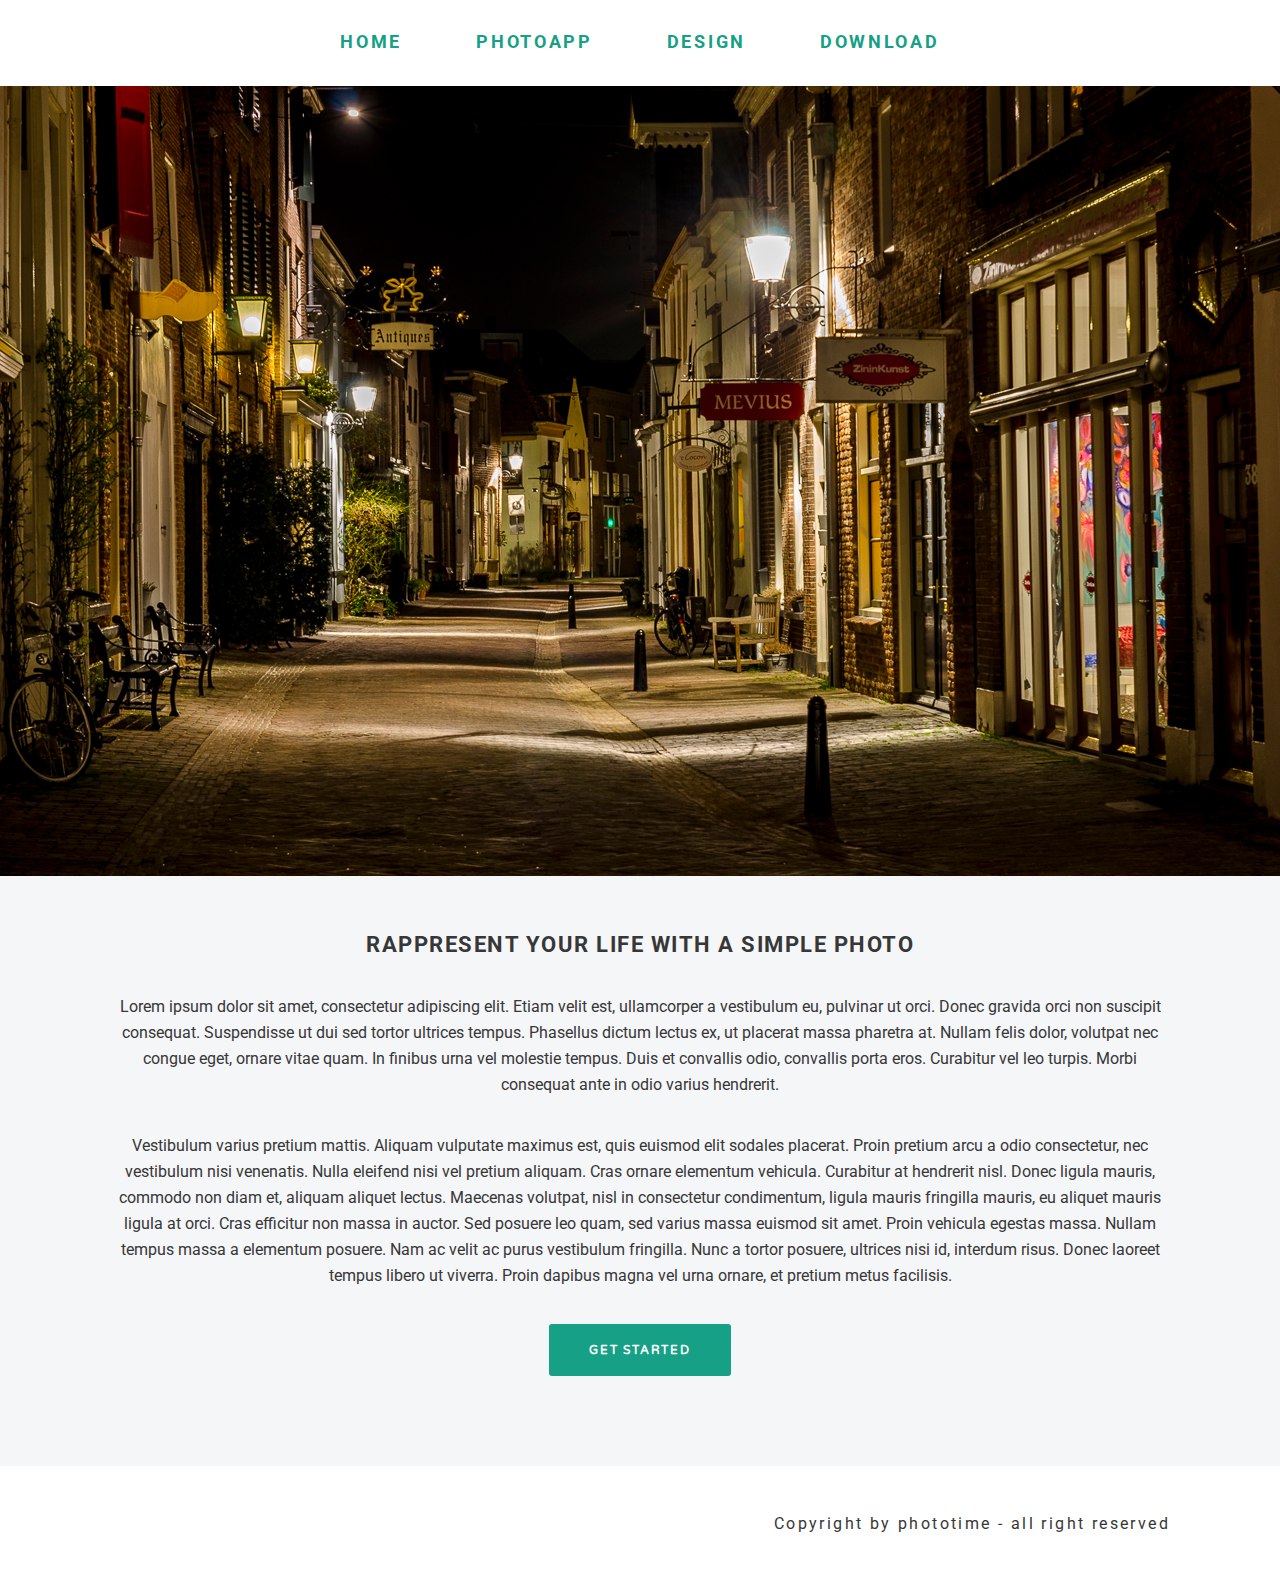
<file: Task 1/index.html>
<!DOCTYPE html>
<html lang="en"></html>
<head>
  <meta charset="UTF-8"/>
  <title>Portfolio</title>
  <link rel="stylesheet" href="css/main.css"/>
  <body>
    <header class="header">
      <div class="container">
        <nav class="nav">
          <ul class="nav-list">
            <li class="nav-list__item"><a class="nav-list__link" href="#">Home</a></li>
            <li class="nav-list__item"><a class="nav-list__link" href="#">photoapp</a></li>
            <li class="nav-list__item"><a class="nav-list__link" href="#">design</a></li>
            <li class="nav-list__item"><a class="nav-list__link" href="#">download</a></li>
          </ul>
        </nav>
      </div>
    </header>
    <section class="img"></section>
    <section class="content">
      <div class="container">
        <h1 class="content__title">Rappresent your life with a simple photo</h1>
        <p class="content__text"> Lorem ipsum dolor sit amet, consectetur adipiscing elit. Etiam velit est, ullamcorper a vestibulum eu, pulvinar ut orci. Donec gravida orci non suscipit consequat. Suspendisse ut dui sed tortor ultrices tempus. Phasellus dictum lectus ex, ut placerat massa pharetra at. Nullam felis dolor, volutpat nec congue eget, ornare vitae quam. In finibus urna vel molestie tempus. Duis et convallis odio, convallis porta eros. Curabitur vel leo turpis. Morbi consequat ante in odio varius hendrerit.</p>
        <p class="content__text">Vestibulum varius pretium mattis. Aliquam vulputate maximus est, quis euismod elit sodales placerat. Proin pretium arcu a odio consectetur, nec vestibulum nisi venenatis. Nulla eleifend nisi vel pretium aliquam. Cras ornare elementum vehicula. Curabitur at hendrerit nisl. Donec ligula mauris, commodo non diam et, aliquam aliquet lectus. Maecenas volutpat, nisl in consectetur condimentum, ligula mauris fringilla mauris, eu aliquet mauris ligula at orci. Cras efficitur non massa in auctor. Sed posuere leo quam, sed varius massa euismod sit amet. Proin vehicula egestas massa. Nullam tempus massa a elementum posuere. Nam ac velit ac purus vestibulum fringilla. Nunc a tortor posuere, ultrices nisi id, interdum risus. Donec laoreet tempus libero ut viverra. Proin dapibus magna vel urna ornare, et pretium metus facilisis. </p><a class="content__btn" href="#">get started</a>
      </div>
    </section>
    <footer class="footer">
      <div class="container">
        <p class="copywright">Copyright by phototime - all right reserved</p>
      </div>
    </footer>
  </body>
</head>
</file>
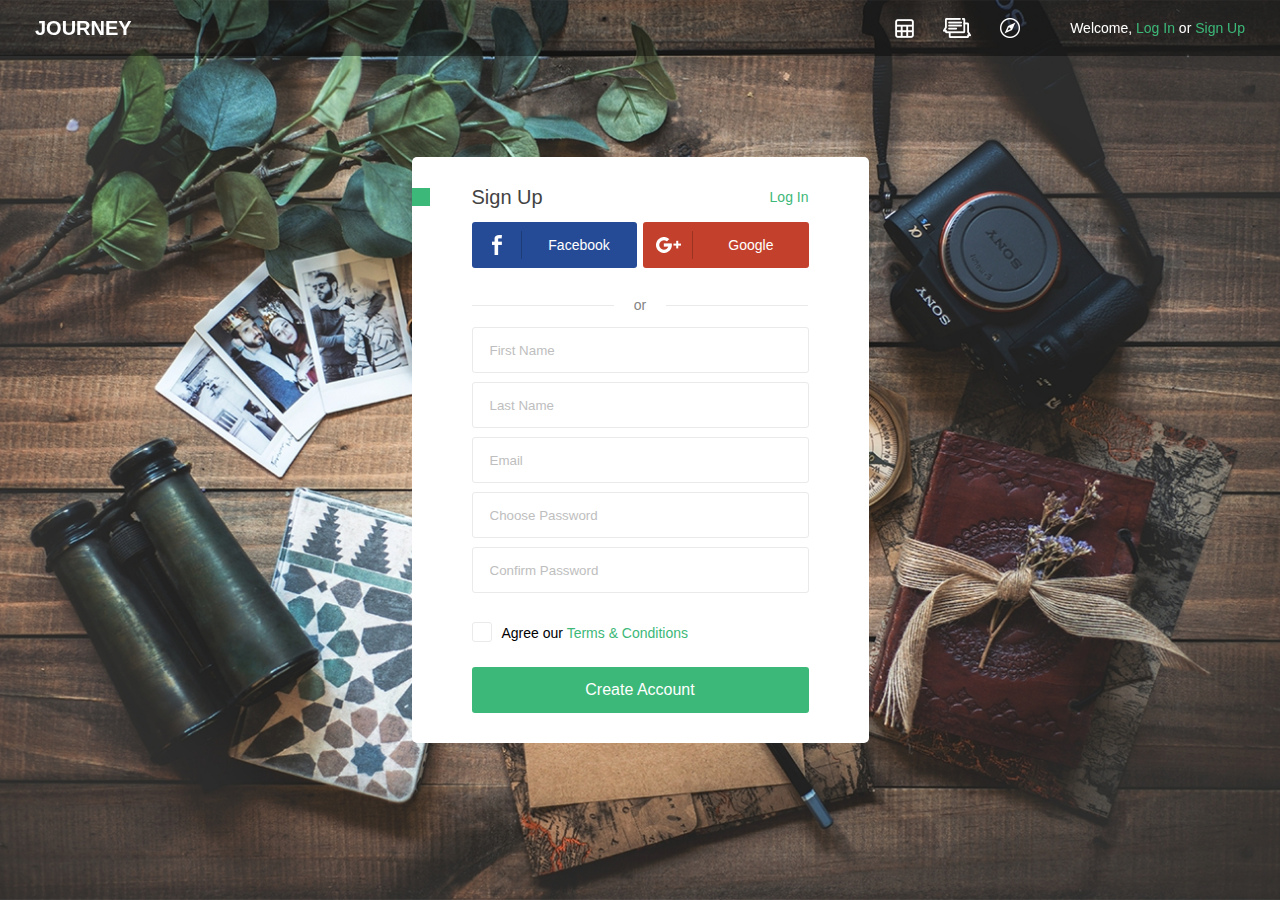
<file: Task 3/index.html>
<!DOCTYPE html>
<html lang="en">
  <head>
    <meta charset="UTF-8"/>
    <title>Journey</title>
    <link rel="stylesheet" href="css/main.css"/>
  </head>
  <body>
    <header class="header">
      <div class="container"><a class="header-logo" href="index.html">journey</a>
        <ul class="header-menu">
          <li class="header-menu__item"><a class="header-menu__link" href="#"><i class="ic-calendar"></i></a></li>
          <li class="header-menu__item"><a class="header-menu__link" href="#"><i class="ic-forum"></i></a></li>
          <li class="header-menu__item"><a class="header-menu__link" href="#"><i class="ic-journey"></i></a></li>
        </ul>
        <div class="header-user">Welcome,<a class="header-user__link" href="#"> Log In</a> or <a class="header-user__link" href="#">Sign Up</a></div>
      </div>
    </header>
    <section class="main">
      <div class="container">
        <form>
          <div class="form-enter"><img src="img/sign-up.jpg" alt="Sign Up"/><a class="form-enter__link active" href="#">Sign Up</a><a class="form-enter__link" href="#">Log In</a></div>
          <div class="social"><a class="social-facebook" href="#"><span class="social-icon"><i class="facebook"></i></span><span class="social-text">Facebook</span></a><a class="social-googlePlus" href="#"><span class="social-icon"><i class="google"></i></span><span class="social-text">Google</span></a></div>
          <div class="registration">
            <div class="line"></div>
            <div class="text">or</div>
            <div class="line"></div>
          </div>
          <input class="form-control" type="text" placeholder="First Name"/>
          <input class="form-control" type="text" placeholder="Last Name"/>
          <input class="form-control" type="email" placeholder="Email"/>
          <input class="form-control" type="password" placeholder="Choose Password"/>
          <input class="form-control" type="password" placeholder="Confirm Password"/>
          <input id="checkbox" type="checkbox"/>
          <label for="checkbox">Agree our <a href="#">Terms &amp; Conditions</a></label>
          <button class="btn">Create Account</button>
        </form>
      </div>
    </section>
  </body>
</html>
</file>
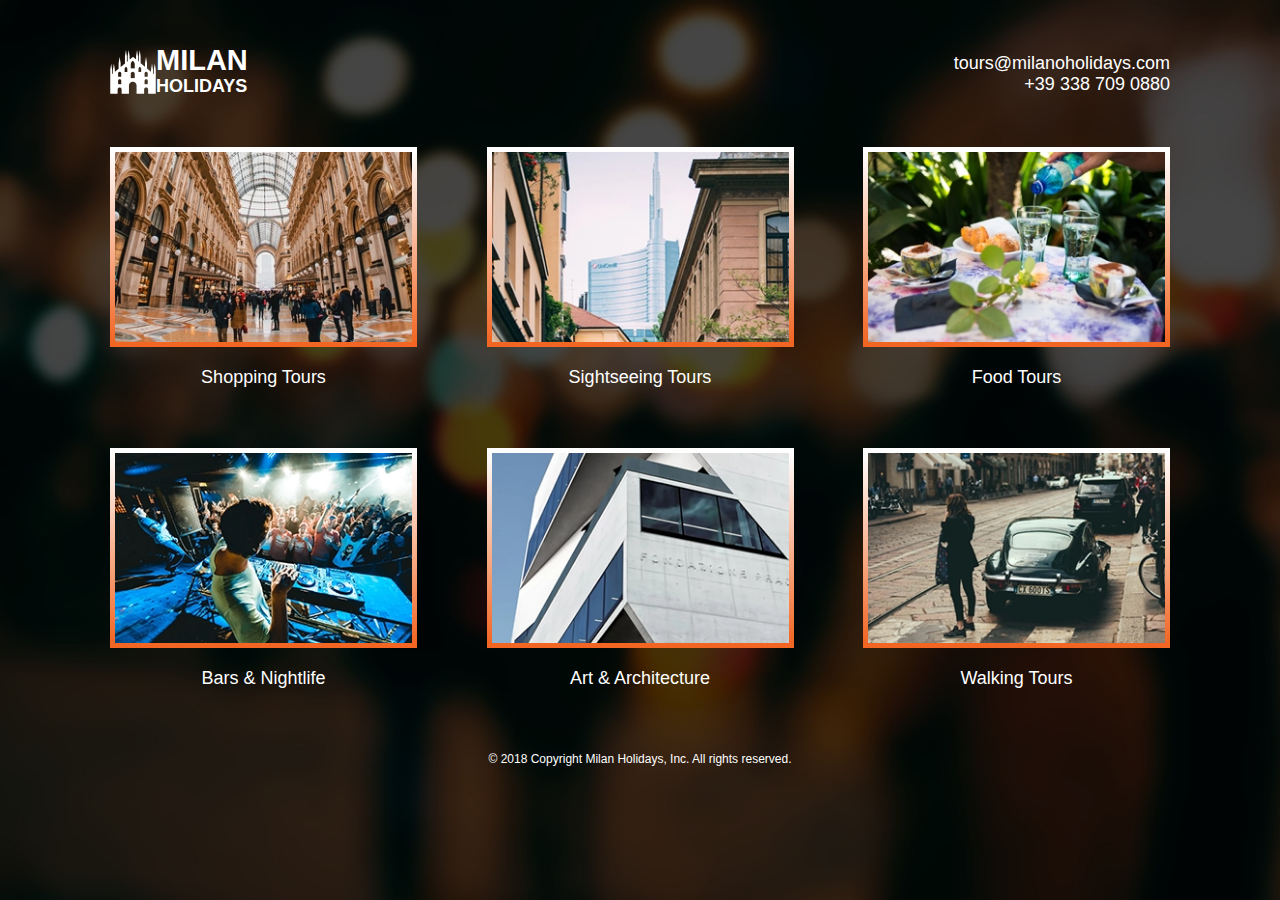
<file: Task 4/index.html>
<!DOCTYPE html>
<html lang="en">
  <head>
    <meta charset="UTF-8"/>
    <title>Milan Holidays</title>
    <link rel="stylesheet" href="css/main.css"/>
  </head>
  <body>
    <div class="container">
      <header class="header"><a class="logo" href="index.html"><i class="ic-logo"></i><span class="logo__text"><span class="logo__text--milan">Milan</span><span class="logo__text--holidays">Holidays</span></span></a>
        <div class="header__contacts"><a class="header__email" href="mailto:tours@milanoholidays.com">tours@milanoholidays.com</a><a class="header__phone" href="tel:+393387090880">+39 338 709 0880</a></div>
      </header>
      <section class="main">
        <div class="content">
          <div class="content__item">
            <div class="content__img"><a href="#"><img src="img/img1.jpg" alt="Shopping Tours"/>
                <div class="content__info">
                  <div class="content__price">from<span class="price">&euro;50</span></div>
                  <div class="content__veiw">View Details</div>
                </div></a></div>
            <h4 class="content__title"><a href="#">Shopping Tours</a></h4>
          </div>
          <div class="content__item">
            <div class="content__img"><a href="#"><img src="img/img2.jpg" alt="Sightseeing Tours"/>
                <div class="content__info">
                  <div class="content__price">from<span class="price">&euro;50</span></div>
                  <div class="content__veiw">View Details</div>
                </div></a></div>
            <h4 class="content__title"> <a href="#">Sightseeing Tours</a></h4>
          </div>
          <div class="content__item">
            <div class="content__img"><a href="#"><img src="img/img3.jpg" alt="Food Tours"/>
                <div class="content__info">
                  <div class="content__price">from<span class="price">&euro;50</span></div>
                  <div class="content__veiw">View Details</div>
                </div></a></div>
            <h4 class="content__title"> <a href="#">Food Tours</a></h4>
          </div>
          <div class="content__item">
            <div class="content__img"><a href="#"><img src="img/img4.jpg" alt="Bars &amp; Nightlife"/>
                <div class="content__info">
                  <div class="content__price">from<span class="price">&euro;50</span></div>
                  <div class="content__veiw">View Details</div>
                </div></a></div>
            <h4 class="content__title"> <a href="#">Bars &amp; Nightlife</a></h4>
          </div>
          <div class="content__item">
            <div class="content__img"><a href="#"><img src="img/img5.jpg" alt="Art &amp; Architecture"/>
                <div class="content__info">
                  <div class="content__price">from<span class="price">&euro;50</span></div>
                  <div class="content__veiw">View Details</div>
                </div></a></div>
            <h4 class="content__title"> <a href="#">Art &amp; Architecture</a></h4>
          </div>
          <div class="content__item">
            <div class="content__img"><a href="#"><img src="img/img6.jpg" alt="Walking Tours"/>
                <div class="content__info">
                  <div class="content__price">from<span class="price">&euro;50</span></div>
                  <div class="content__veiw">View Details</div>
                </div></a></div>
            <h4 class="content__title"> <a href="#">Walking Tours</a></h4>
          </div>
        </div>
      </section>
      <footer class="footer">
        <p class="copywright">&copy; 2018 Copyright Milan Holidays, Inc. All rights reserved.</p>
      </footer>
    </div>
  </body>
</html>
</file>
<file: Task 1/css/main.css>
/*
 *   Author:  Pit Orel
 *   Website: https://vk.com/html_css_verstka_saitov
 *   Github:  https://github.com/pit6262
 *   Skype:   hostings1
 *
 */
/* NORMALIZE */
/* ================================================ */
@import url("https://fonts.googleapis.com/css?family=Roboto:400,500,700,900");
@import url("https://fonts.googleapis.com/css?family=Varela+Round&subset=latin-ext");
html, body, div, span, applet, main, object, iframe, h1, h2, h3, h4, h5, h6, p, blockquote, pre, a, abbr, acronym, address, big, cite, code, del, dfn, em, img, ins, kbd, q, s, samp, small, strike, strong, sub, sup, tt, var, b, u, i, center, dl, dt, dd, ol, ul, li, fieldset, form, label, legend, table, caption, tbody, tfoot, thead, tr, th, td, article, aside, canvas, details, embed, figure, figcaption, footer, header, hgroup, menu, nav, output, ruby, section, summary, time, mark, audio, video {
  margin: 0;
  padding: 0;
  border: 0;
  font-size: 100%; }

/* HTML5 display-role reset for older browsers*/
article, aside, details, main, figcaption, figure, footer, header, hgroup, menu, nav, section {
  display: block; }

body {
  margin: 0px;
  padding: 0px;
  font-family: Arial, Tahoma, sans-serif;
  line-height: 1;
  background-color: #ffffff;
  height: 100%;
  position: relative;
  font-size: 14px;
  -webkit-font-smoothing: antialiased;
  -moz-osx-font-smoothing: grayscale; }

blockquote, q {
  quotes: none; }

blockquote:before, blockquote:after {
  content: '';
  content: none; }

q:before, q:after {
  content: '';
  content: none; }

table {
  border-collapse: collapse;
  border-width: 0px;
  padding: 0px;
  margin: 0px; }

html {
  height: 100%;
  -webkit-text-size-adjust: none;
  -ms-text-size-adjust: none; }

input, textarea {
  color: #333;
  outline: none;
  border-radius: 0;
  -moz-border-radius: 0;
  -webkit-border-radius: 0;
  -webkit-appearance: none; }

input[type="button"], input[type="submit"] {
  cursor: pointer;
  -webkit-appearance: none;
  outline: none; }

input[type="search"] {
  -webkit-appearance: none; }

::-ms-clear {
  width: 0;
  height: 0; }

button {
  cursor: pointer;
  -webkit-appearance: none;
  outline: none; }

td, form {
  margin: 0px;
  padding: 0px; }

a {
  color: #000100;
  -webkit-transition: all 0.3s linear;
  -o-transition: all 0.3s linear;
  transition: all 0.3s linear;
  text-decoration: none;
  outline: none;
  -webkit-tap-highlight-color: rgba(0, 0, 0, 0);
  -webkit-tap-highlight-color: rgba(0, 0, 0, 0); }

* {
  -webkit-box-sizing: border-box;
  -moz-box-sizing: border-box;
  box-sizing: border-box; }
  *:before, *:after {
    -webkit-box-sizing: border-box;
    -moz-box-sizing: border-box;
    box-sizing: border-box; }

.clearfix:after, .wrapper:after {
  content: ".";
  display: block;
  height: 0;
  clear: both;
  visibility: hidden; }

body {
  color: #373737;
  font: 400 16px/26px 'Roboto', sans-serif; }

.container {
  max-width: 1090px;
  padding: 0 15px;
  margin: 0 auto; }

.header {
  padding: 30px 0; }

.nav-list {
  list-style: none;
  text-align: center; }
  .nav-list__item {
    display: inline-block;
    margin: 0 35px; }
  .nav-list__link {
    color: #16a085;
    font-size: 18px;
    line-height: 18px;
    font-family: Roboto, sans-serif;
    text-transform: uppercase;
    font-weight: 700;
    letter-spacing: 2.7px; }
    .nav-list__link:hover {
      color: #107360; }

.img {
  height: 790px;
  background-image: url(../img/img.jpg);
  background-size: cover; }

.content {
  padding: 55px 0 90px;
  background-color: #f5f6f7;
  text-align: center; }
  .content__title {
    color: #373737;
    font-size: 22px;
    line-height: 28px;
    font-weight: 700;
    text-transform: uppercase;
    letter-spacing: 1.5px; }
  .content__text {
    margin: 35px 0; }
  .content__btn {
    display: inline-block;
    padding: 20px 40px;
    background-color: #16a085;
    border-radius: 3px;
    font-family: 'Varela Round', sans-serif;
    color: #fff;
    font-size: 12px;
    font-weight: 700;
    line-height: 12px;
    text-transform: uppercase;
    letter-spacing: 1.8px; }
    .content__btn:hover {
      background-color: #107360; }

.footer {
  padding: 45px 0; }
  .footer .copywright {
    text-align: right;
    font-size: 16px;
    letter-spacing: 2.4px; }
</file>
<file: Task 3/css/main.css>
/*
 *   Author:  Pit Orel
 *   Website: https://vk.com/html_css_verstka_saitov
 *   Github:  https://github.com/pit6262
 *   Skype:   hostings1
 *
 */
/* NORMALIZE */
/* ================================================ */
html, body, div, span, applet, main, object, iframe, h1, h2, h3, h4, h5, h6, p, blockquote, pre, a, abbr, acronym, address, big, cite, code, del, dfn, em, img, ins, kbd, q, s, samp, small, strike, strong, sub, sup, tt, var, b, u, i, center, dl, dt, dd, ol, ul, li, fieldset, form, label, legend, table, caption, tbody, tfoot, thead, tr, th, td, article, aside, canvas, details, embed, figure, figcaption, footer, header, hgroup, menu, nav, output, ruby, section, summary, time, mark, audio, video {
  margin: 0;
  padding: 0;
  border: 0;
  font-size: 100%; }

/* HTML5 display-role reset for older browsers*/
article, aside, details, main, figcaption, figure, footer, header, hgroup, menu, nav, section {
  display: block; }

body {
  margin: 0px;
  padding: 0px;
  font-family: Arial, Tahoma, sans-serif;
  line-height: 1;
  background-color: #ffffff;
  height: 100%;
  position: relative;
  font-size: 14px;
  -webkit-font-smoothing: antialiased;
  -moz-osx-font-smoothing: grayscale; }

blockquote, q {
  quotes: none; }

blockquote:before, blockquote:after {
  content: '';
  content: none; }

q:before, q:after {
  content: '';
  content: none; }

table {
  border-collapse: collapse;
  border-width: 0px;
  padding: 0px;
  margin: 0px; }

html {
  height: 100%;
  -webkit-text-size-adjust: none;
  -ms-text-size-adjust: none; }

input, textarea {
  color: #333;
  outline: none;
  border-radius: 0;
  -moz-border-radius: 0;
  -webkit-border-radius: 0;
  -webkit-appearance: none; }

input[type="button"], input[type="submit"] {
  cursor: pointer;
  -webkit-appearance: none;
  outline: none; }

input[type="search"] {
  -webkit-appearance: none; }

::-ms-clear {
  width: 0;
  height: 0; }

button {
  cursor: pointer;
  -webkit-appearance: none;
  outline: none; }

td, form {
  margin: 0px;
  padding: 0px; }

a {
  color: #000100;
  -webkit-transition: all 0.3s linear;
  -o-transition: all 0.3s linear;
  transition: all 0.3s linear;
  text-decoration: none;
  outline: none;
  -webkit-tap-highlight-color: rgba(0, 0, 0, 0);
  -webkit-tap-highlight-color: rgba(0, 0, 0, 0); }

* {
  -webkit-box-sizing: border-box;
  -moz-box-sizing: border-box;
  box-sizing: border-box; }
  *:before, *:after {
    -webkit-box-sizing: border-box;
    -moz-box-sizing: border-box;
    box-sizing: border-box; }

.clearfix:after, .wrapper:after {
  content: ".";
  display: block;
  height: 0;
  clear: both;
  visibility: hidden; }

.ic-forum {
  display: inline-block;
  vertical-align: middle;
  background: url("../img/sprite.png") no-repeat;
  width: 28px;
  height: 20px;
  background-position: 0 0; }
  .ic-forum:hover {
    display: inline-block;
    vertical-align: middle;
    background: url("../img/sprite.png") no-repeat;
    width: 28px;
    height: 20px;
    background-position: 0 -20px; }

.google {
  display: inline-block;
  vertical-align: middle;
  background: url("../img/sprite.png") no-repeat;
  width: 25px;
  height: 16px;
  background-position: 0 -40px; }

.ic-journey {
  display: inline-block;
  vertical-align: middle;
  background: url("../img/sprite.png") no-repeat;
  width: 20px;
  height: 20px;
  background-position: 0 -56px; }
  .ic-journey:hover {
    display: inline-block;
    vertical-align: middle;
    background: url("../img/sprite.png") no-repeat;
    width: 20px;
    height: 20px;
    background-position: 0 -76px; }

.ic-calendar {
  display: inline-block;
  vertical-align: middle;
  background: url("../img/sprite.png") no-repeat;
  width: 19px;
  height: 19px;
  background-position: 0 -96px; }
  .ic-calendar:hover {
    display: inline-block;
    vertical-align: middle;
    background: url("../img/sprite.png") no-repeat;
    width: 19px;
    height: 19px;
    background-position: 0 -115px; }

.facebook {
  display: inline-block;
  vertical-align: middle;
  background: url("../img/sprite.png") no-repeat;
  width: 10px;
  height: 20px;
  background-position: 0 -134px; }

body {
  font-size: 14px;
  font-family: Verdana, sans-serif; }

.container {
  max-width: 1240px;
  padding: 0 15px;
  margin: 0 auto; }

.header {
  padding: 18px 0;
  background-color: rgba(0, 0, 0, 0.4);
  color: #fff;
  position: fixed;
  width: 100%; }
  .header .container {
    display: -webkit-flex;
    display: -moz-flex;
    display: -ms-flex;
    display: -o-flex;
    display: -webkit-box;
    display: -ms-flexbox;
    display: flex;
    -webkit-box-align: center;
    -ms-flex-align: center;
    align-items: center; }
  .header-logo {
    font-size: 20px;
    text-transform: uppercase;
    color: #fff;
    font-weight: 600; }
    .header-logo:hover {
      color: #3cb878; }
  .header-menu {
    margin-left: auto;
    list-style: none; }
    .header-menu__item {
      display: inline-block;
      margin-left: 25px; }
      .header-menu__item:first-child {
        margin-left: 0; }
  .header-user {
    margin-left: 50px; }
    .header-user__link {
      color: #3cb878; }
      .header-user__link:hover {
        text-decoration: underline; }

.main {
  height: 100vh;
  background: url(../img/main-bg.jpg) no-repeat center;
  background-size: cover; }
  .main .container {
    height: 100%;
    display: -webkit-flex;
    display: -moz-flex;
    display: -ms-flex;
    display: -o-flex;
    display: -webkit-box;
    display: -ms-flexbox;
    display: flex;
    -webkit-box-pack: center;
    -ms-flex-pack: center;
    justify-content: center;
    -webkit-box-align: center;
    -ms-flex-align: center;
    align-items: center; }
  .main form {
    padding: 30px 60px;
    width: 457px;
    background-color: #fff;
    border-radius: 5px;
    position: relative; }
    .main form .form-enter {
      display: -webkit-flex;
      display: -moz-flex;
      display: -ms-flex;
      display: -o-flex;
      display: -webkit-box;
      display: -ms-flexbox;
      display: flex;
      -webkit-box-align: center;
      -ms-flex-align: center;
      align-items: center;
      -webkit-box-pack: justify;
      -ms-flex-pack: justify;
      justify-content: space-between; }
      .main form .form-enter img {
        position: absolute;
        left: 0; }
      .main form .form-enter__link {
        color: #3cb878; }
        .main form .form-enter__link:hover {
          text-decoration: underline; }
        .main form .form-enter__link.active {
          color: #434343;
          font-size: 20px; }
          .main form .form-enter__link.active:hover {
            text-decoration: none; }
    .main form .social {
      margin-top: 15px;
      display: -webkit-flex;
      display: -moz-flex;
      display: -ms-flex;
      display: -o-flex;
      display: -webkit-box;
      display: -ms-flexbox;
      display: flex;
      -webkit-box-pack: justify;
      -ms-flex-pack: justify;
      justify-content: space-between; }
      .main form .social-text {
        color: #fff;
        text-align: center;
        -webkit-box-flex: 1;
        -ms-flex: 1;
        flex: 1; }
      .main form .social-facebook, .main form .social-googlePlus {
        width: 49%;
        height: 46px;
        border-radius: 3px;
        display: -webkit-flex;
        display: -moz-flex;
        display: -ms-flex;
        display: -o-flex;
        display: -webkit-box;
        display: -ms-flexbox;
        display: flex;
        -webkit-box-align: center;
        -ms-flex-align: center;
        align-items: center; }
      .main form .social-facebook {
        background-color: #264b96; }
      .main form .social-googlePlus {
        background-color: #c3412c; }
      .main form .social-icon {
        width: 50px;
        text-align: center;
        position: relative; }
        .main form .social-icon::after {
          content: '';
          position: absolute;
          right: 0;
          top: 50%;
          -webkit-transform: translateY(-50%);
          -ms-transform: translateY(-50%);
          transform: translateY(-50%);
          width: 1px;
          height: 28px;
          background-color: rgba(0, 0, 0, 0.2); }
    .main form .registration {
      margin: 30px 0 15px;
      display: -webkit-flex;
      display: -moz-flex;
      display: -ms-flex;
      display: -o-flex;
      display: -webkit-box;
      display: -ms-flexbox;
      display: flex;
      -webkit-box-align: center;
      -ms-flex-align: center;
      align-items: center; }
      .main form .registration .line {
        width: 100%;
        height: 1px;
        background-color: #eaeaea; }
      .main form .registration .text {
        padding: 0 20px;
        color: #848484; }
    .main form .form-control {
      margin-bottom: 9px;
      padding: 0 17px;
      display: block;
      width: 100%;
      height: 46px;
      border: 1px solid #eaeaea;
      border-radius: 3px;
      color: #434343; }
      .main form .form-control::-webkit-input-placeholder {
        color: #bebebe; }
      .main form .form-control:focus {
        -webkit-box-shadow: 0 3px 8px rgba(0, 0, 0, 0.21);
        box-shadow: 0 3px 8px rgba(0, 0, 0, 0.21); }
    .main form #checkbox {
      display: none; }
    .main form #checkbox:checked + label::before {
      background: url(../img/checkbox.png) no-repeat center; }
    .main form label a {
      color: #3cb878; }
      .main form label a:hover {
        text-decoration: underline; }
    .main form label::before {
      content: '';
      display: inline-block;
      width: 20px;
      height: 20px;
      border: 1px solid #eaeaea;
      border-radius: 3px;
      vertical-align: middle;
      margin: 20px 10px 25px 0; }
    .main form .btn {
      display: block;
      border: none;
      border-radius: 3px;
      background-color: #3cb878;
      height: 46px;
      width: 100%;
      font-size: 16px;
      color: #fff;
      cursor: pointer;
      -webkit-transition: all .3s;
      -o-transition: all .3s;
      transition: all .3s; }
      .main form .btn:hover {
        color: #fff;
        background-color: #2f925f; }
</file>
<file: Task 4/css/main.css>
/*
 *   Author:  Pit Orel
 *   Website: https://vk.com/html_css_verstka_saitov
 *   Github:  https://github.com/pit6262
 *   Skype:   hostings1
 *
 */
/* NORMALIZE */
/* ================================================ */
html, body, div, span, applet, main, object, iframe, h1, h2, h3, h4, h5, h6, p, blockquote, pre, a, abbr, acronym, address, big, cite, code, del, dfn, em, img, ins, kbd, q, s, samp, small, strike, strong, sub, sup, tt, var, b, u, i, center, dl, dt, dd, ol, ul, li, fieldset, form, label, legend, table, caption, tbody, tfoot, thead, tr, th, td, article, aside, canvas, details, embed, figure, figcaption, footer, header, hgroup, menu, nav, output, ruby, section, summary, time, mark, audio, video {
  margin: 0;
  padding: 0;
  border: 0;
  font-size: 100%; }

/* HTML5 display-role reset for older browsers*/
article, aside, details, main, figcaption, figure, footer, header, hgroup, menu, nav, section {
  display: block; }

body {
  margin: 0px;
  padding: 0px;
  font-family: Arial, Tahoma, sans-serif;
  line-height: 1;
  background-color: #ffffff;
  height: 100%;
  position: relative;
  font-size: 14px;
  -webkit-font-smoothing: antialiased;
  -moz-osx-font-smoothing: grayscale; }

blockquote, q {
  quotes: none; }

blockquote:before, blockquote:after {
  content: '';
  content: none; }

q:before, q:after {
  content: '';
  content: none; }

table {
  border-collapse: collapse;
  border-width: 0px;
  padding: 0px;
  margin: 0px; }

html {
  height: 100%;
  -webkit-text-size-adjust: none;
  -ms-text-size-adjust: none; }

input, textarea {
  color: #333;
  outline: none;
  border-radius: 0;
  -moz-border-radius: 0;
  -webkit-border-radius: 0;
  -webkit-appearance: none; }

input[type="button"], input[type="submit"] {
  cursor: pointer;
  -webkit-appearance: none;
  outline: none; }

input[type="search"] {
  -webkit-appearance: none; }

::-ms-clear {
  width: 0;
  height: 0; }

button {
  cursor: pointer;
  -webkit-appearance: none;
  outline: none; }

td, form {
  margin: 0px;
  padding: 0px; }

a {
  color: #000100;
  -webkit-transition: all 0.3s linear;
  -o-transition: all 0.3s linear;
  transition: all 0.3s linear;
  text-decoration: none;
  outline: none;
  -webkit-tap-highlight-color: rgba(0, 0, 0, 0);
  -webkit-tap-highlight-color: rgba(0, 0, 0, 0); }

* {
  -webkit-box-sizing: border-box;
  -moz-box-sizing: border-box;
  box-sizing: border-box; }
  *:before, *:after {
    -webkit-box-sizing: border-box;
    -moz-box-sizing: border-box;
    box-sizing: border-box; }

.clearfix:after, .wrapper:after {
  content: ".";
  display: block;
  height: 0;
  clear: both;
  visibility: hidden; }

* {
  -webkit-box-sizing: border-box;
  box-sizing: border-box; }

.ic-logo {
  display: inline-block;
  vertical-align: middle;
  background: url("../img/sprite.png") no-repeat;
  width: 46px;
  height: 44px;
  background-position: 0 -44px; }
  .ic-logo:hover {
    display: inline-block;
    vertical-align: middle;
    background: url("../img/sprite.png") no-repeat;
    width: 46px;
    height: 44px;
    background-position: 0 0; }

.ic-arrow {
  display: inline-block;
  vertical-align: middle;
  background: url("../img/sprite.png") no-repeat;
  width: 7px;
  height: 10px;
  background-position: 0 -88px; }

body {
  font: 18px/21px Verdana, sans-serif;
  color: #fff;
  background: url(../img/main-bg.jpg) no-repeat;
  background-size: cover; }

.container {
  max-width: 1090px;
  height: 100vh;
  padding: 0 15px;
  margin: 0 auto; }

.header {
  padding: 50px 0;
  display: -webkit-flex;
  display: -moz-flex;
  display: -ms-flex;
  display: -o-flex;
  display: -webkit-box;
  display: -ms-flexbox;
  display: flex;
  -webkit-box-pack: justify;
  -ms-flex-pack: justify;
  justify-content: space-between;
  -webkit-box-align: center;
  -ms-flex-align: center;
  align-items: center; }
  .header a {
    color: #fff; }
  .header .logo {
    display: -webkit-flex;
    display: -moz-flex;
    display: -ms-flex;
    display: -o-flex;
    display: -webkit-box;
    display: -ms-flexbox;
    display: flex; }
    .header .logo:hover {
      color: #f26522; }
      .header .logo:hover .ic-logo {
        display: inline-block;
        vertical-align: middle;
        background: url("../img/sprite.png") no-repeat;
        width: 46px;
        height: 44px;
        background-position: 0 0; }
    .header .logo__text span {
      display: block;
      text-transform: uppercase;
      font-weight: 700; }
    .header .logo__text--milan {
      font-size: 29px; }
    .header .logo__text--holidays {
      margin-top: 5px; }
  .header .header__contacts a {
    display: block;
    text-align: right;
    -webkit-transition: all .5s;
    -o-transition: all .5s;
    transition: all .5s; }
    .header .header__contacts a:hover {
      text-decoration: underline; }

.content {
  display: -webkit-flex;
  display: -moz-flex;
  display: -ms-flex;
  display: -o-flex;
  display: -webkit-box;
  display: -ms-flexbox;
  display: flex;
  -webkit-box-pack: justify;
  -ms-flex-pack: justify;
  justify-content: space-between;
  -ms-flex-wrap: wrap;
  flex-wrap: wrap; }
  .content__item {
    width: 307px;
    margin-bottom: 60px; }
  .content__title a:hover .content__info, .content__img:hover .content__info {
    bottom: 0; }
  .content__img {
    height: 200px;
    margin-bottom: 20px;
    position: relative;
    overflow: hidden;
    border: 5px solid #f26522;
    border-image-source: linear-gradient(#fff, #f26522);
    border-image-slice: 1; }
    .content__img img {
      width: 100%;
      vertical-align: middle; }
  .content__info {
    padding: 15px 20px;
    position: absolute;
    bottom: -72px;
    background-color: rgba(242, 101, 34, 0.8);
    color: #fff;
    display: -webkit-flex;
    display: -moz-flex;
    display: -ms-flex;
    display: -o-flex;
    display: -webkit-box;
    display: -ms-flexbox;
    display: flex;
    -webkit-box-pack: justify;
    -ms-flex-pack: justify;
    justify-content: space-between;
    -webkit-box-align: end;
    -ms-flex-align: end;
    align-items: flex-end;
    width: 100%;
    -webkit-transition: all .5s;
    -o-transition: all .5s;
    transition: all .5s; }
  .content__price {
    font-size: 10px; }
    .content__price span {
      display: block;
      font-size: 20px; }
  .content .content__veiw {
    font-size: 14px; }
    .content .content__veiw::after {
      content: '';
      display: inline-block;
      vertical-align: middle;
      margin-left: 15px;
      width: 7px;
      height: 10px;
      background: url("../img/sprite.png") no-repeat;
      background-position: 0 -88px; }
  .content__title {
    text-align: center; }
    .content__title a {
      color: #fff;
      font-weight: 400; }
      .content__title a:hover {
        color: #f26522; }

.footer {
  padding-bottom: 20px;
  text-align: center; }
  .footer .copywright {
    font-size: 12px; }
</file>
